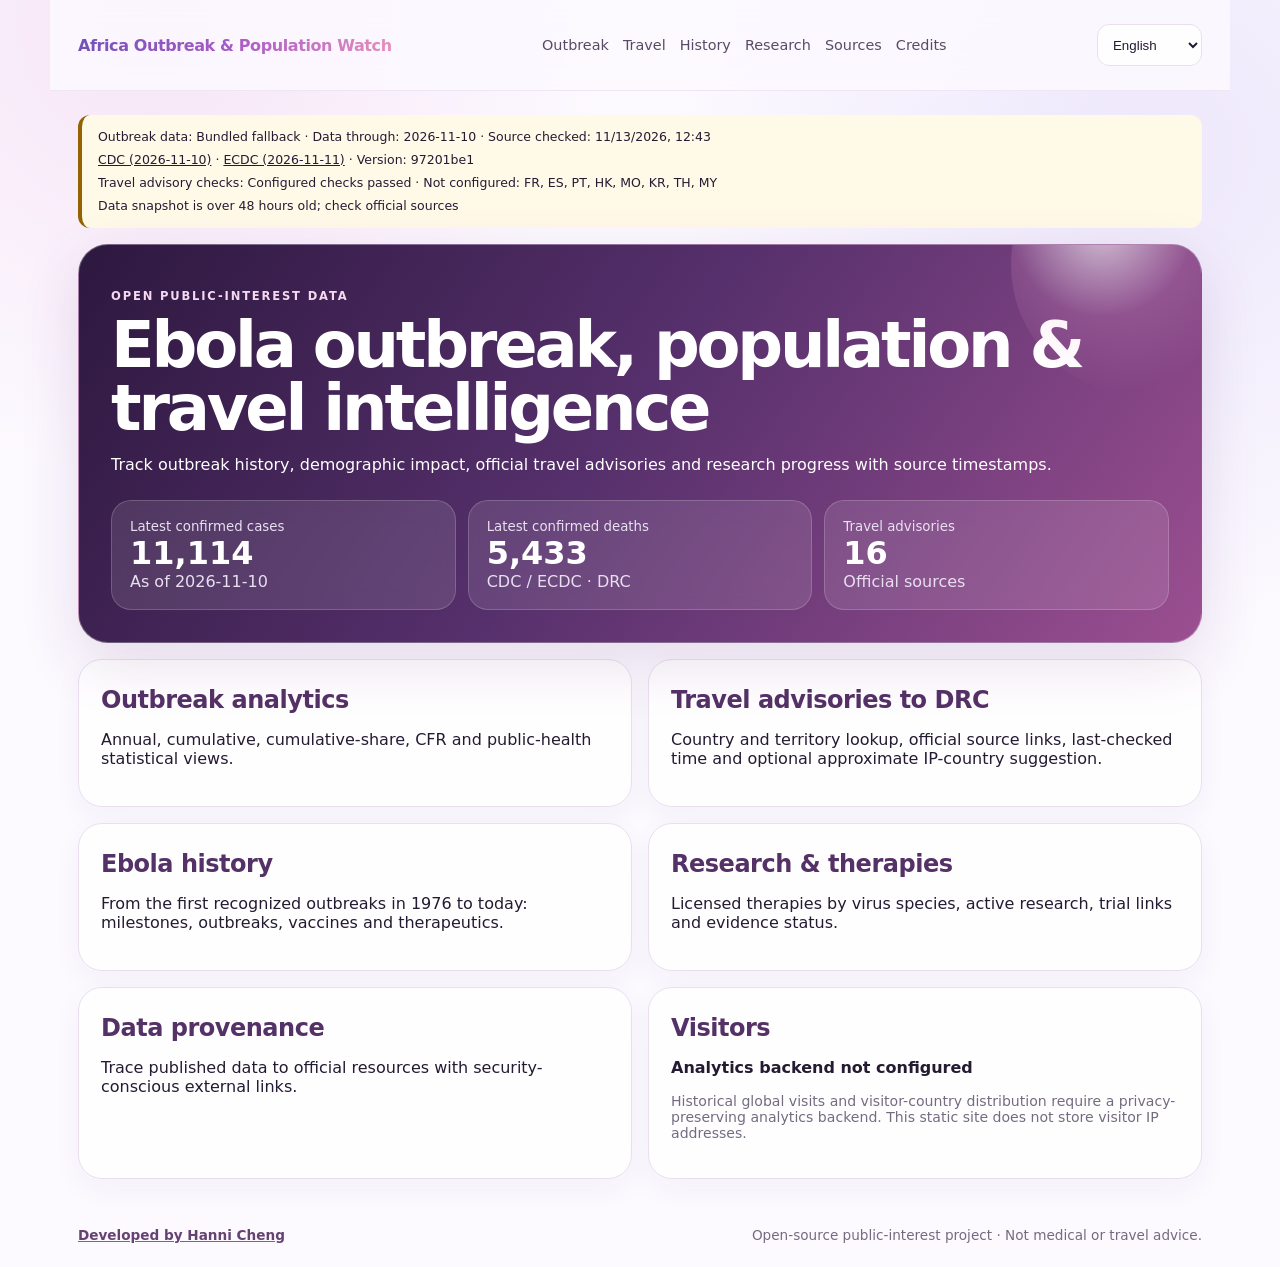
<file: index.html>
<!doctype html><html lang="zh-Hant"><head><meta charset="utf-8"><meta name="viewport" content="width=device-width,initial-scale=1"><meta name="referrer" content="no-referrer"><meta http-equiv="Content-Security-Policy" content="default-src 'self'; img-src 'self' data:; style-src 'self' 'unsafe-inline'; script-src 'self'; connect-src 'self' https://ipwho.is https://raw.githubusercontent.com; base-uri 'self'; form-action 'self'; frame-ancestors 'none'"><title>Africa Outbreak & Population Watch</title><link rel="stylesheet" href="assets/style.css"></head><body><header class="sitebar"><a class="brand" href="index.html">Africa Outbreak & Population Watch</a><nav><a href="pages/outbreak.html">Outbreak</a><a href="pages/advisories.html">Travel</a><a href="pages/history.html">History</a><a href="pages/research.html">Research</a><a href="pages/provenance.html">Sources</a><a href="pages/credits.html">Credits</a></nav><select id="lang" aria-label="Language"></select></header><main>
<section class="hero"><p class="eyebrow" data-i18n="hero_eyebrow">OPEN PUBLIC-INTEREST DATA</p><h1 data-i18n="hero_title">Ebola outbreak, population & travel intelligence</h1><p data-i18n="hero_sub">Track outbreak history, demographic impact, official travel advisories and research progress with source timestamps.</p><div class="kpis">
<article><small data-i18n="latest_cases">Latest confirmed cases</small><strong id="cases">—</strong><span id="date">Loading…</span></article>
<article><small data-i18n="latest_deaths">Latest confirmed deaths</small><strong id="deaths">—</strong><span>CDC / ECDC · DRC</span></article>
<article><small data-i18n="travel_advisories">Travel advisories</small><strong id="count">—</strong><span data-i18n="official_sources">Official sources</span></article>
</div></section>
<section class="cards">
<a class="feature" href="pages/outbreak.html"><h2 data-i18n="card_outbreak_title">Outbreak analytics</h2><p data-i18n="card_outbreak_desc">Annual, cumulative, cumulative share, CFR and public-health statistical views.</p></a>
<a class="feature" href="pages/advisories.html"><h2 data-i18n="card_travel_title">Travel advisories to DRC</h2><p data-i18n="card_travel_desc">Country selector, official source links, last-checked time and optional approximate IP-country suggestion.</p></a>
<a class="feature" href="pages/history.html"><h2 data-i18n="card_history_title">Ebola history</h2><p data-i18n="card_history_desc">From 1976 discovery to the current outbreak: major milestones, outbreaks, vaccines and therapeutics.</p></a>
<a class="feature" href="pages/research.html"><h2 data-i18n="card_research_title">Research & therapies</h2><p data-i18n="card_research_desc">Licensed therapies by virus species, active research, trial links and evidence status.</p></a>
<a class="feature" href="pages/provenance.html"><h2 data-i18n="card_sources_title">Data provenance</h2><p data-i18n="card_sources_desc">Trace every dataset to official resources with security-conscious outbound links.</p></a>
<div class="feature"><h2 data-i18n="card_visitors_title">Visitors</h2><p><strong id="visitorTotal" data-i18n="analytics_pending">Analytics backend not configured</strong></p><p class="muted" data-i18n="card_visitors_desc">Historical global visits and visitor-country distribution require a privacy-preserving analytics backend. No visitor IP is stored by this static site.</p></div>
</section></main><footer><a href="https://www.linkedin.com/in/honeycheng/" target="_blank" rel="noopener noreferrer"><strong data-i18n="developed_by">Developed by Hanni Cheng</strong></a><span data-i18n="footer_note">Open-source public-interest project · Not medical or travel advice.</span></footer><script src="assets/i18n.js"></script><script src="assets/data-client.js"></script><script src="assets/app.js"></script></body></html>
</file>
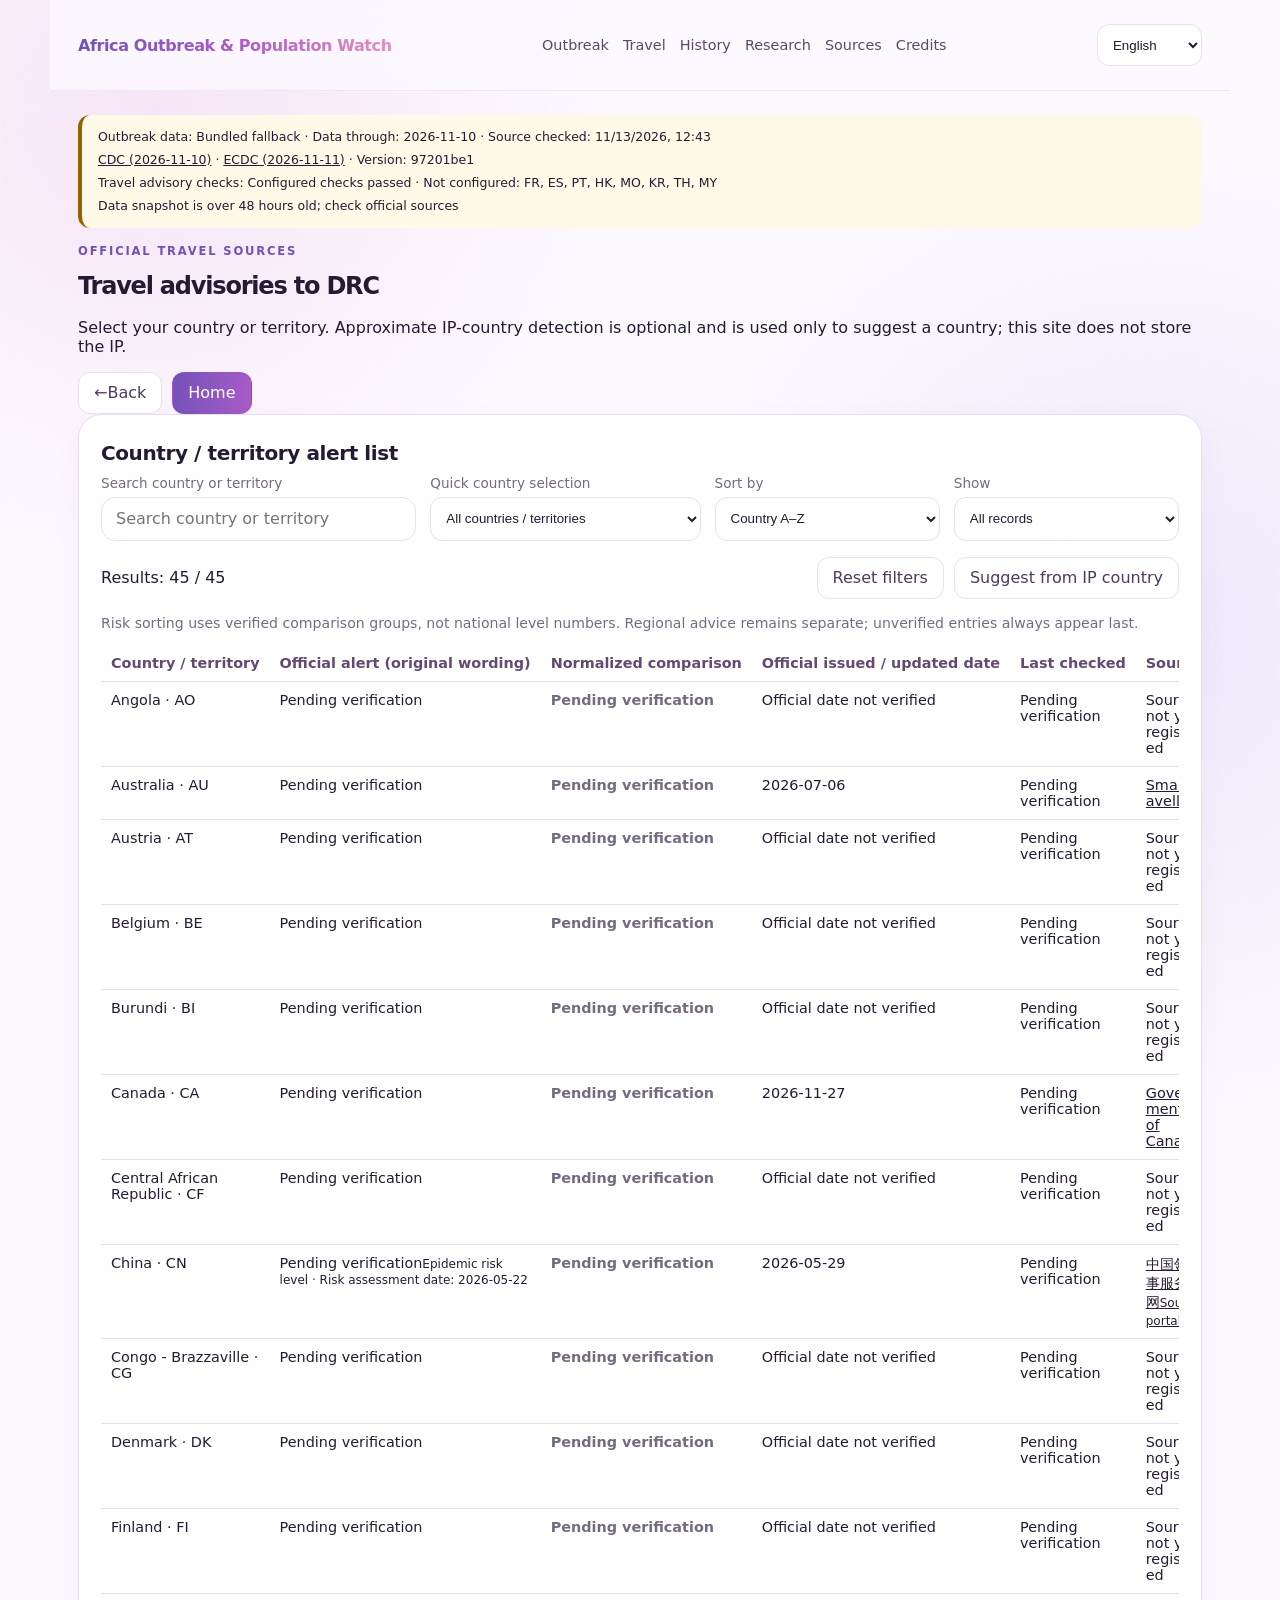
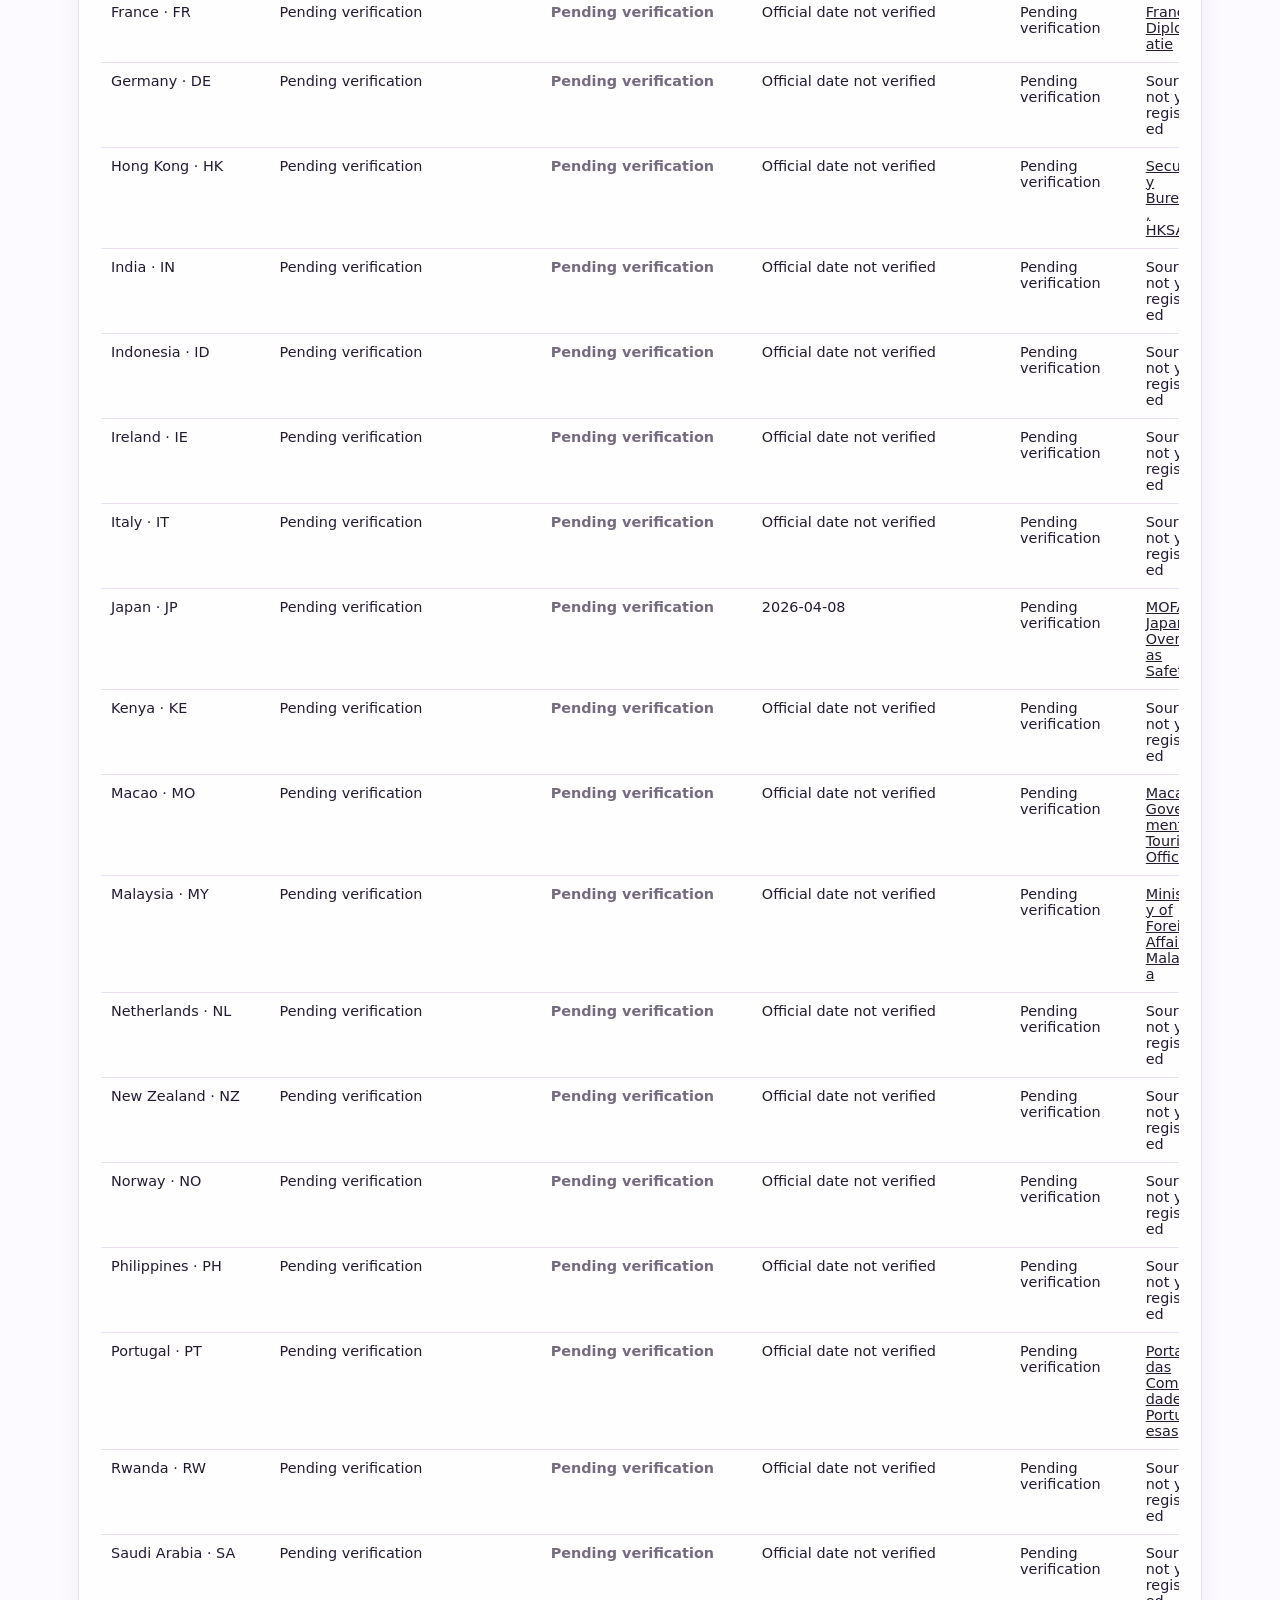
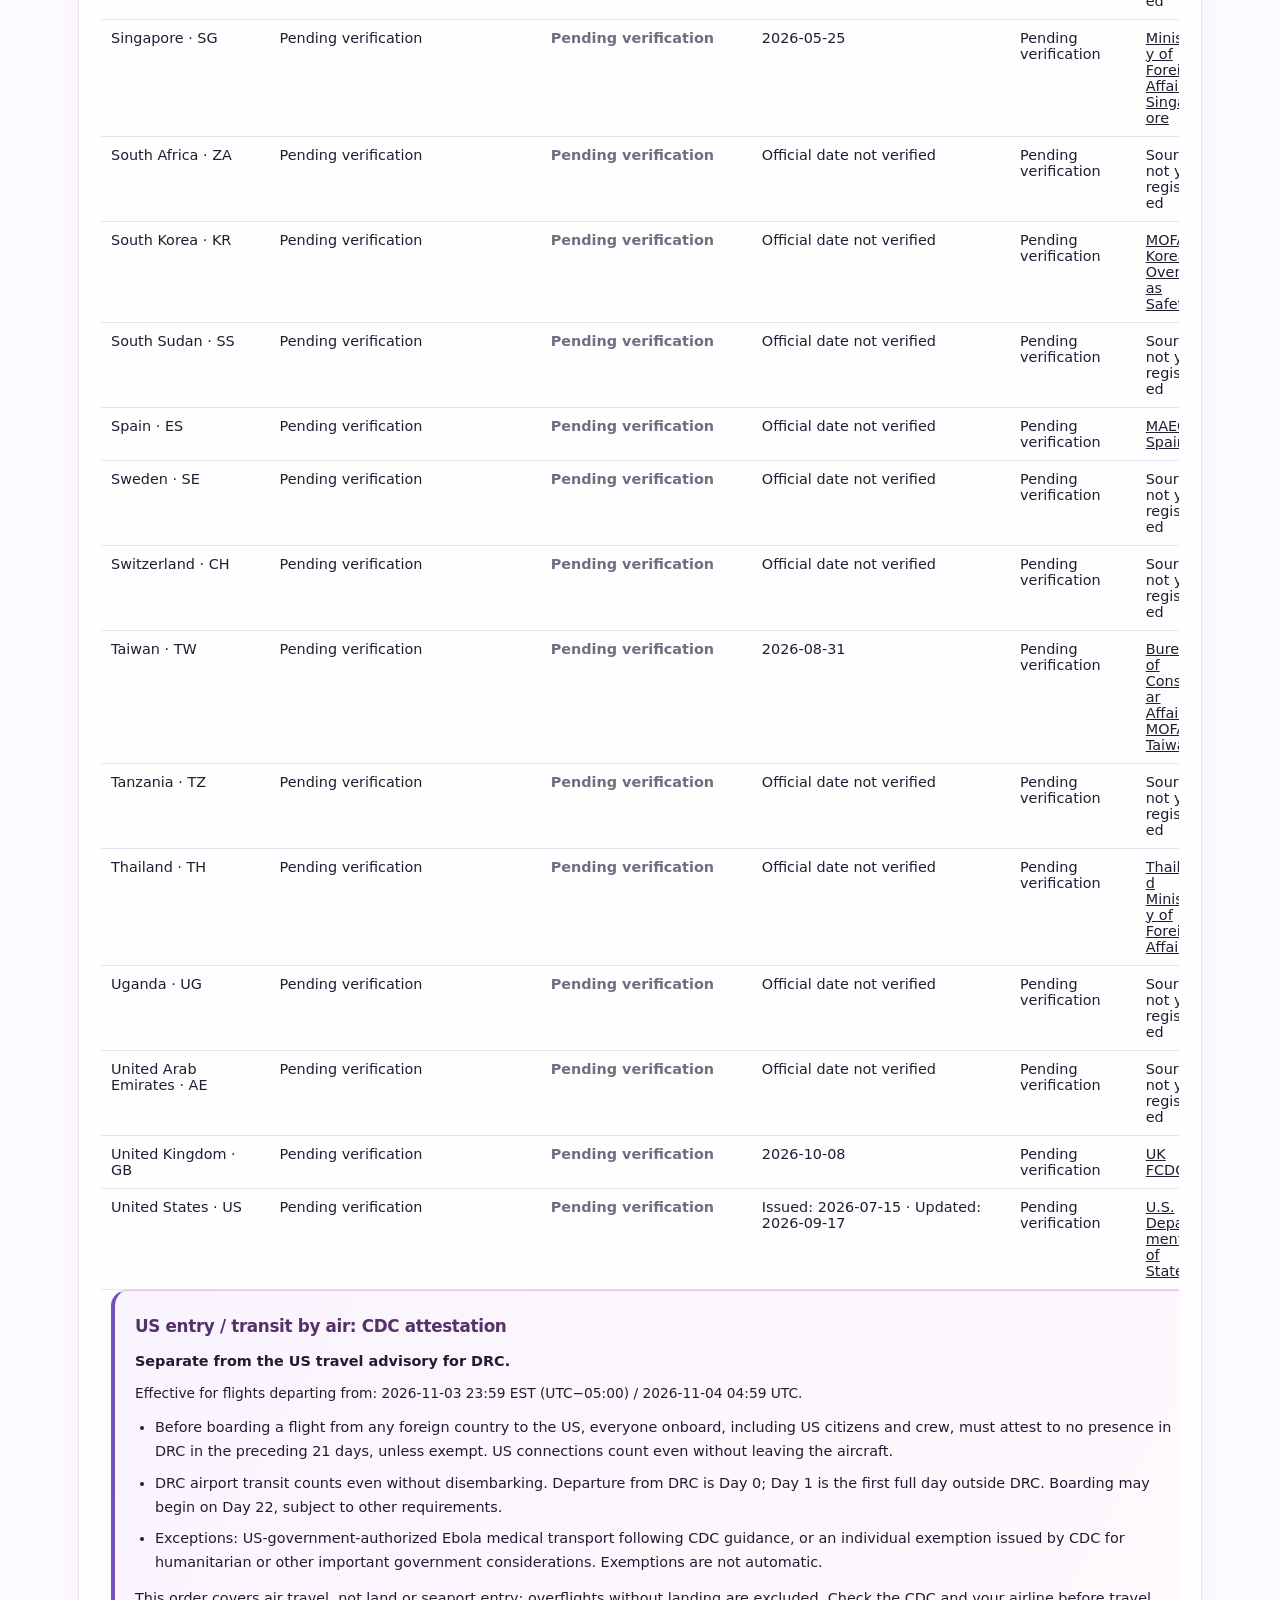
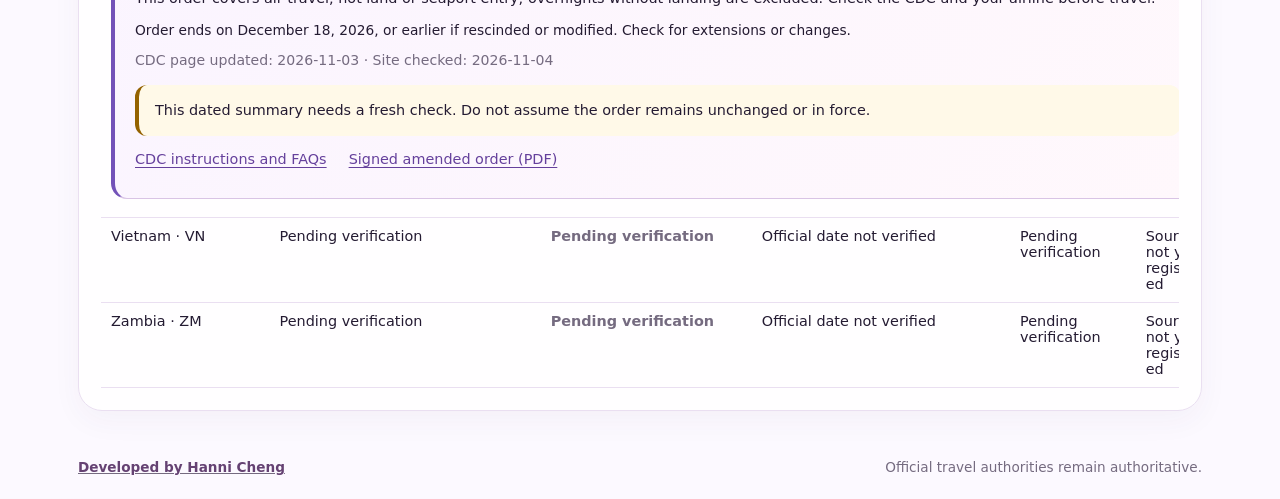
<file: pages/advisories.html>
<!doctype html><html lang="en"><head><meta charset="utf-8"><meta name="viewport" content="width=device-width,initial-scale=1"><meta name="referrer" content="no-referrer"><title>Travel Advisories · Africa Outbreak & Population Watch</title><link rel="stylesheet" href="../assets/style.css"></head><body class="advisories-page"><header class="sitebar"><a class="brand" href="../index.html">Africa Outbreak & Population Watch</a><nav><a href="outbreak.html">Outbreak</a><a href="advisories.html">Travel</a><a href="history.html">History</a><a href="research.html">Research</a><a href="provenance.html">Sources</a><a href="credits.html">Credits</a></nav><select id="lang" aria-label="Language"></select></header><main><div class="pagehead"><div><p class="eyebrow" data-i18n="travel_eyebrow">OFFICIAL TRAVEL SOURCES</p><h1 data-i18n="travel_title">Travel advisories to DRC</h1><p data-i18n="travel_intro">Select your country or territory. Approximate IP-country detection is optional and is used only to suggest a country; this site does not store the IP.</p></div><div class="backrow"><button class="btn" id="backBtn">← <span data-i18n="back">Back</span></button><a class="btn primary" href="../index.html" data-i18n="home">Home</a></div></div><section class="panel advisory-directory" aria-labelledby="advisoryListTitle"><h2 id="advisoryListTitle" data-i18n="list_title">Country / territory alert list</h2><div class="advisory-controls"><label for="countrySearch"><span data-i18n="search_country">Search country or territory</span><input id="countrySearch" class="searchbox" data-i18n-placeholder="search_country" placeholder="Search country or territory" autocomplete="off"></label><label for="quickCountry"><span data-i18n="quick_country">Quick country selection</span><select id="quickCountry"></select></label><label for="advisorySort"><span data-i18n="sort_by">Sort by</span><select id="advisorySort"><option value="name" data-i18n="sort_name">Country A–Z</option><option value="name-desc" data-i18n="sort_name_desc">Country Z–A</option><option value="risk-high" data-i18n="sort_risk_high">Risk: high to low</option><option value="risk-low" data-i18n="sort_risk_low">Risk: low to high</option><option value="source-date" data-i18n="sort_source_dates">Official update: newest first</option><option value="checked" data-i18n="sort_checked">Most recently verified</option></select></label><label for="advisoryStatus"><span data-i18n="filter_status">Show</span><select id="advisoryStatus"><option value="all" data-i18n="filter_all">All records</option><option value="verified" data-i18n="filter_verified">Verified alerts</option><option value="sources" data-i18n="filter_sources">With official source</option></select></label></div><div class="advisory-actions"><p id="advisoryCount" aria-live="polite"></p><button class="btn" id="resetFilters" data-i18n="reset_filters">Reset filters</button><button class="btn" id="detect"><span data-i18n="detect">Suggest from IP country</span></button></div><p class="muted" data-i18n="risk_note">Risk sorting uses verified comparison groups, not national level numbers. Regional advice remains separate; unverified entries always appear last.</p><div class="tablewrap"><table class="table advisory-table"><thead><tr><th data-i18n="country" scope="col">Country / territory</th><th data-i18n="official_level" scope="col">Official level</th><th data-i18n="normalized" scope="col">Normalized comparison</th><th data-i18n="source_dates" scope="col">Official issued / updated date</th><th data-i18n="last_checked" scope="col">Last checked</th><th data-i18n="source" scope="col">Source</th></tr></thead><tbody id="countryList"></tbody></table></div><p id="advisoryEmpty" class="notice" data-i18n="no_results" hidden>No matching countries.</p></section></main><footer><a href="https://www.linkedin.com/in/honeycheng/" target="_blank" rel="noopener noreferrer"><strong data-i18n="developed_by">Developed by Hanni Cheng</strong></a><span data-i18n="travel_footer">Official travel authorities remain authoritative.</span></footer><script src="../assets/i18n.js"></script><script src="../assets/data-client.js"></script><script src="../assets/advisory-labels.js"></script><script src="../assets/entry-requirements.js"></script><script src="../assets/advisories.js"></script></body></html>
</file>
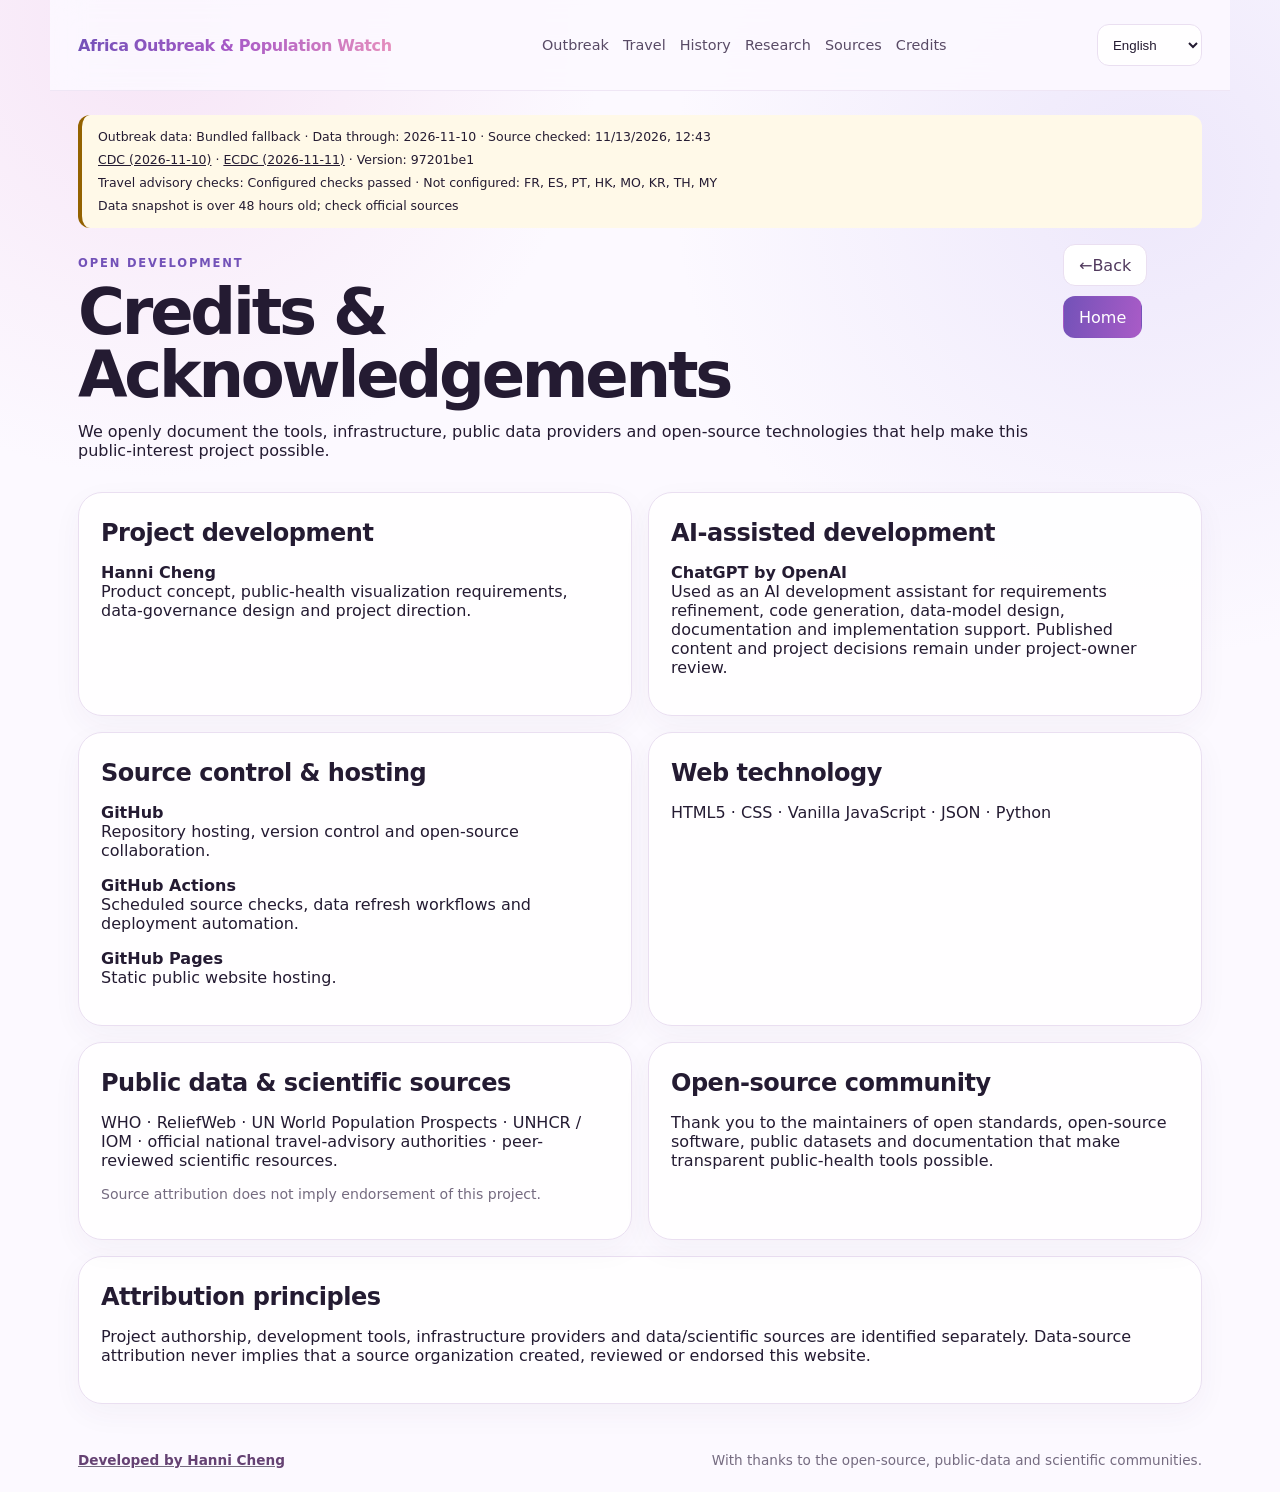
<file: pages/credits.html>
<!doctype html><html lang="en"><head><meta charset="utf-8"><meta name="viewport" content="width=device-width,initial-scale=1"><meta name="referrer" content="no-referrer"><title>Credits · Africa Outbreak & Population Watch</title><link rel="stylesheet" href="../assets/style.css"></head><body><header class="sitebar"><a class="brand" href="../index.html">Africa Outbreak & Population Watch</a><nav><a href="outbreak.html">Outbreak</a><a href="advisories.html">Travel</a><a href="history.html">History</a><a href="research.html">Research</a><a href="provenance.html">Sources</a><a href="credits.html">Credits</a></nav><select id="lang" aria-label="Language"></select></header><main><div class="pagehead"><div><p class="eyebrow" data-i18n="credits_eyebrow">OPEN DEVELOPMENT</p><h1 data-i18n="credits_title">Credits & Acknowledgements</h1><p data-i18n="credits_intro">We openly document the tools, infrastructure, public data providers and open-source technologies that help make this public-interest project possible.</p></div><div class="backrow"><button class="btn" id="backBtn">← <span data-i18n="back">Back</span></button><a class="btn primary" href="../index.html" data-i18n="home">Home</a></div></div><section class="grid2"><article class="panel"><h2 data-i18n="credits_project_title">Project development</h2><p><strong>Hanni Cheng</strong><br><span data-i18n="credits_project_desc">Product concept, public-health visualization requirements, data-governance design and project direction.</span></p></article><article class="panel"><h2 data-i18n="credits_ai_title">AI-assisted development</h2><p><strong>ChatGPT by OpenAI</strong><br><span data-i18n="credits_ai_desc">Used as an AI development assistant for requirements refinement, code generation, data-model design, documentation and implementation support. Published content and project decisions remain under project-owner review.</span></p></article><article class="panel"><h2 data-i18n="credits_host_title">Source control & hosting</h2><p><strong>GitHub</strong><br><span data-i18n="credits_git_desc">Repository hosting, version control and open-source collaboration.</span></p><p><strong>GitHub Actions</strong><br><span data-i18n="credits_actions_desc">Scheduled source checks, data refresh workflows and deployment automation.</span></p><p><strong>GitHub Pages</strong><br><span data-i18n="credits_pages_desc">Static public website hosting.</span></p></article><article class="panel"><h2 data-i18n="credits_web_title">Web technology</h2><p>HTML5 · CSS · Vanilla JavaScript · JSON · Python</p></article><article class="panel"><h2 data-i18n="credits_sources_title">Public data & scientific sources</h2><p>WHO · ReliefWeb · UN World Population Prospects · UNHCR / IOM · official national travel-advisory authorities · peer-reviewed scientific resources.</p><p class="muted" data-i18n="credits_sources_note">Source attribution does not imply endorsement of this project.</p></article><article class="panel"><h2 data-i18n="credits_community_title">Open-source community</h2><p data-i18n="credits_community_desc">Thank you to the maintainers of open standards, open-source software, public datasets and documentation that make transparent public-health tools possible.</p></article></section><section class="panel privacy"><h2 data-i18n="credits_attr_title">Attribution principles</h2><p data-i18n="credits_attr_desc">Project authorship, development tools, infrastructure providers and data/scientific sources are identified separately. Data-source attribution never implies that a source organization created, reviewed or endorsed this website.</p></section></main><footer><a href="https://www.linkedin.com/in/honeycheng/" target="_blank" rel="noopener noreferrer"><strong data-i18n="developed_by">Developed by Hanni Cheng</strong></a><span data-i18n="credits_footer">With thanks to the open-source, public-data and scientific communities.</span></footer><script src="../assets/i18n.js"></script><script src="../assets/data-client.js"></script><script>document.getElementById("backBtn").onclick=()=>history.back()</script><script src="../assets/data-health.js"></script></body></html>
</file>
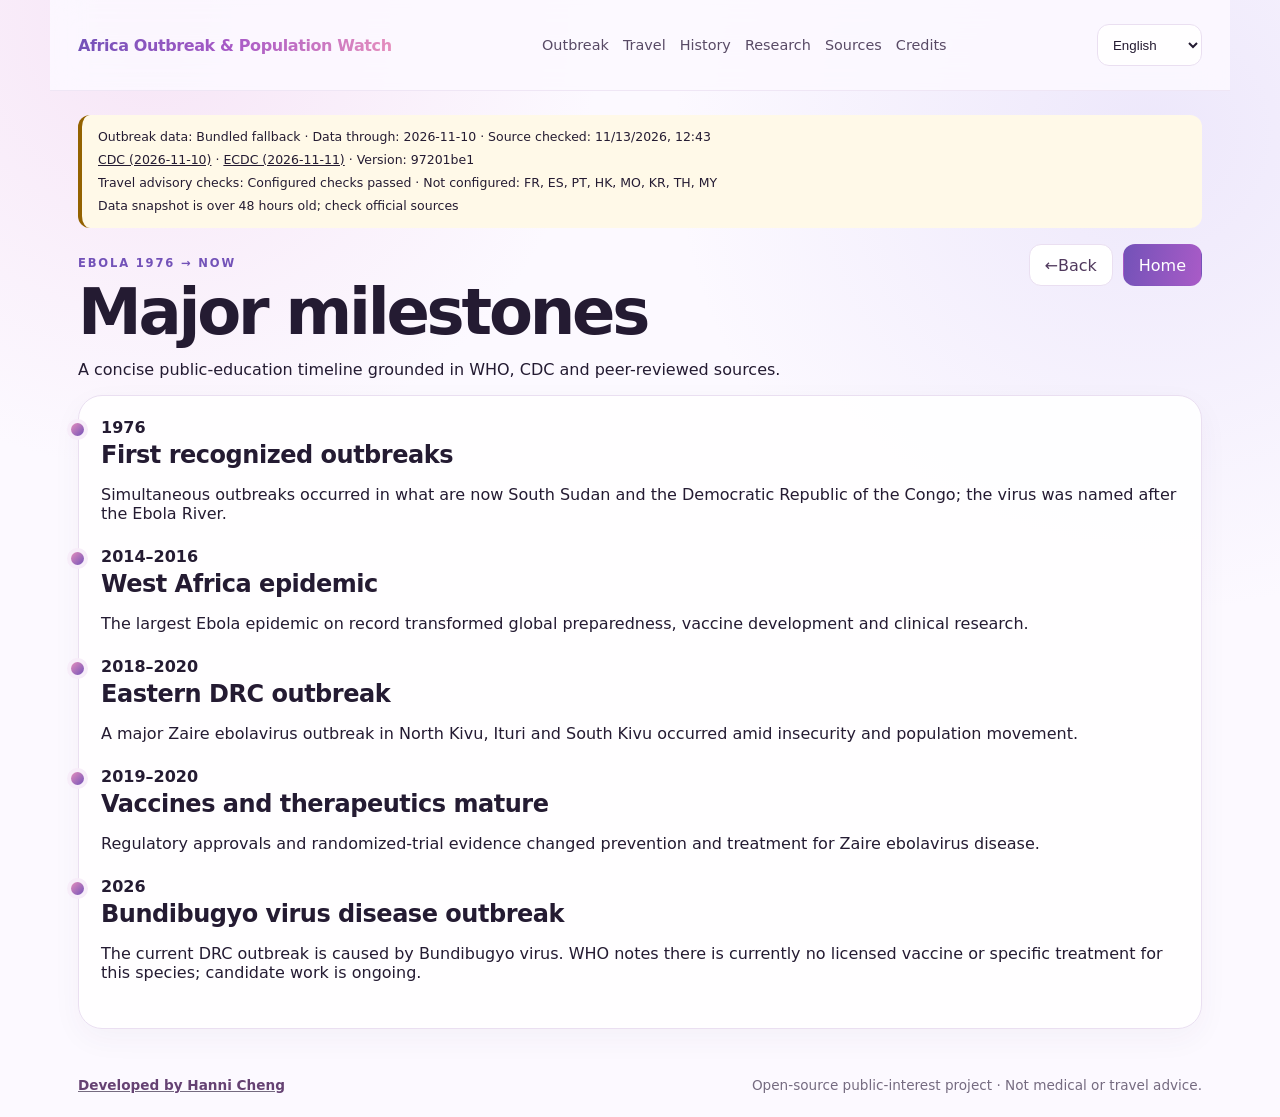
<file: pages/history.html>
<!doctype html><html lang="en"><head><meta charset="utf-8"><meta name="viewport" content="width=device-width,initial-scale=1"><meta name="referrer" content="no-referrer"><title>Ebola history · Africa Outbreak & Population Watch</title><link rel="stylesheet" href="../assets/style.css"></head><body><header class="sitebar"><a class="brand" href="../index.html">Africa Outbreak & Population Watch</a><nav><a href="outbreak.html">Outbreak</a><a href="advisories.html">Travel</a><a href="history.html">History</a><a href="research.html">Research</a><a href="provenance.html">Sources</a><a href="credits.html">Credits</a></nav><select id="lang" aria-label="Language"></select></header><main><div class="pagehead"><div><p class="eyebrow" data-i18n="history_eyebrow">EBOLA 1976 → NOW</p><h1 data-i18n="history_title">Major milestones</h1><p data-i18n="history_intro">A concise public-education timeline grounded in WHO, CDC and peer-reviewed sources.</p></div><div class="backrow"><button class="btn" id="backBtn">← <span data-i18n="back">Back</span></button><a class="btn primary" href="../index.html" data-i18n="home">Home</a></div></div><section class="panel timeline-list"><div class="milestone"><b>1976</b><h2 data-i18n="hist_1976_title">First recognized outbreaks</h2><p data-i18n="hist_1976_desc">Simultaneous outbreaks occurred in what are now South Sudan and the Democratic Republic of the Congo; the virus was named after the Ebola River.</p></div><div class="milestone"><b>2014–2016</b><h2 data-i18n="hist_2014_title">West Africa epidemic</h2><p data-i18n="hist_2014_desc">The largest Ebola epidemic on record transformed global preparedness, vaccine development and clinical research.</p></div><div class="milestone"><b>2018–2020</b><h2 data-i18n="hist_2018_title">Eastern DRC outbreak</h2><p data-i18n="hist_2018_desc">A major Zaire ebolavirus outbreak in North Kivu, Ituri and South Kivu occurred amid insecurity and population movement.</p></div><div class="milestone"><b>2019–2020</b><h2 data-i18n="hist_2019_title">Vaccines and therapeutics mature</h2><p data-i18n="hist_2019_desc">Regulatory approvals and randomized-trial evidence changed prevention and treatment for Zaire ebolavirus disease.</p></div><div class="milestone"><b>2026</b><h2 data-i18n="hist_2026_title">Bundibugyo virus disease outbreak</h2><p data-i18n="hist_2026_desc">The current DRC outbreak is caused by Bundibugyo virus. WHO notes there is currently no licensed vaccine or specific treatment for this species; candidate work is ongoing.</p></div></section></main><footer><a href="https://www.linkedin.com/in/honeycheng/" target="_blank" rel="noopener noreferrer"><strong data-i18n="developed_by">Developed by Hanni Cheng</strong></a><span data-i18n="footer_note">Open-source public-interest project · Not medical or travel advice.</span></footer><script src="../assets/i18n.js"></script><script src="../assets/data-client.js"></script><script>document.getElementById("backBtn").onclick=()=>history.back()</script><script src="../assets/data-health.js"></script></body></html>
</file>
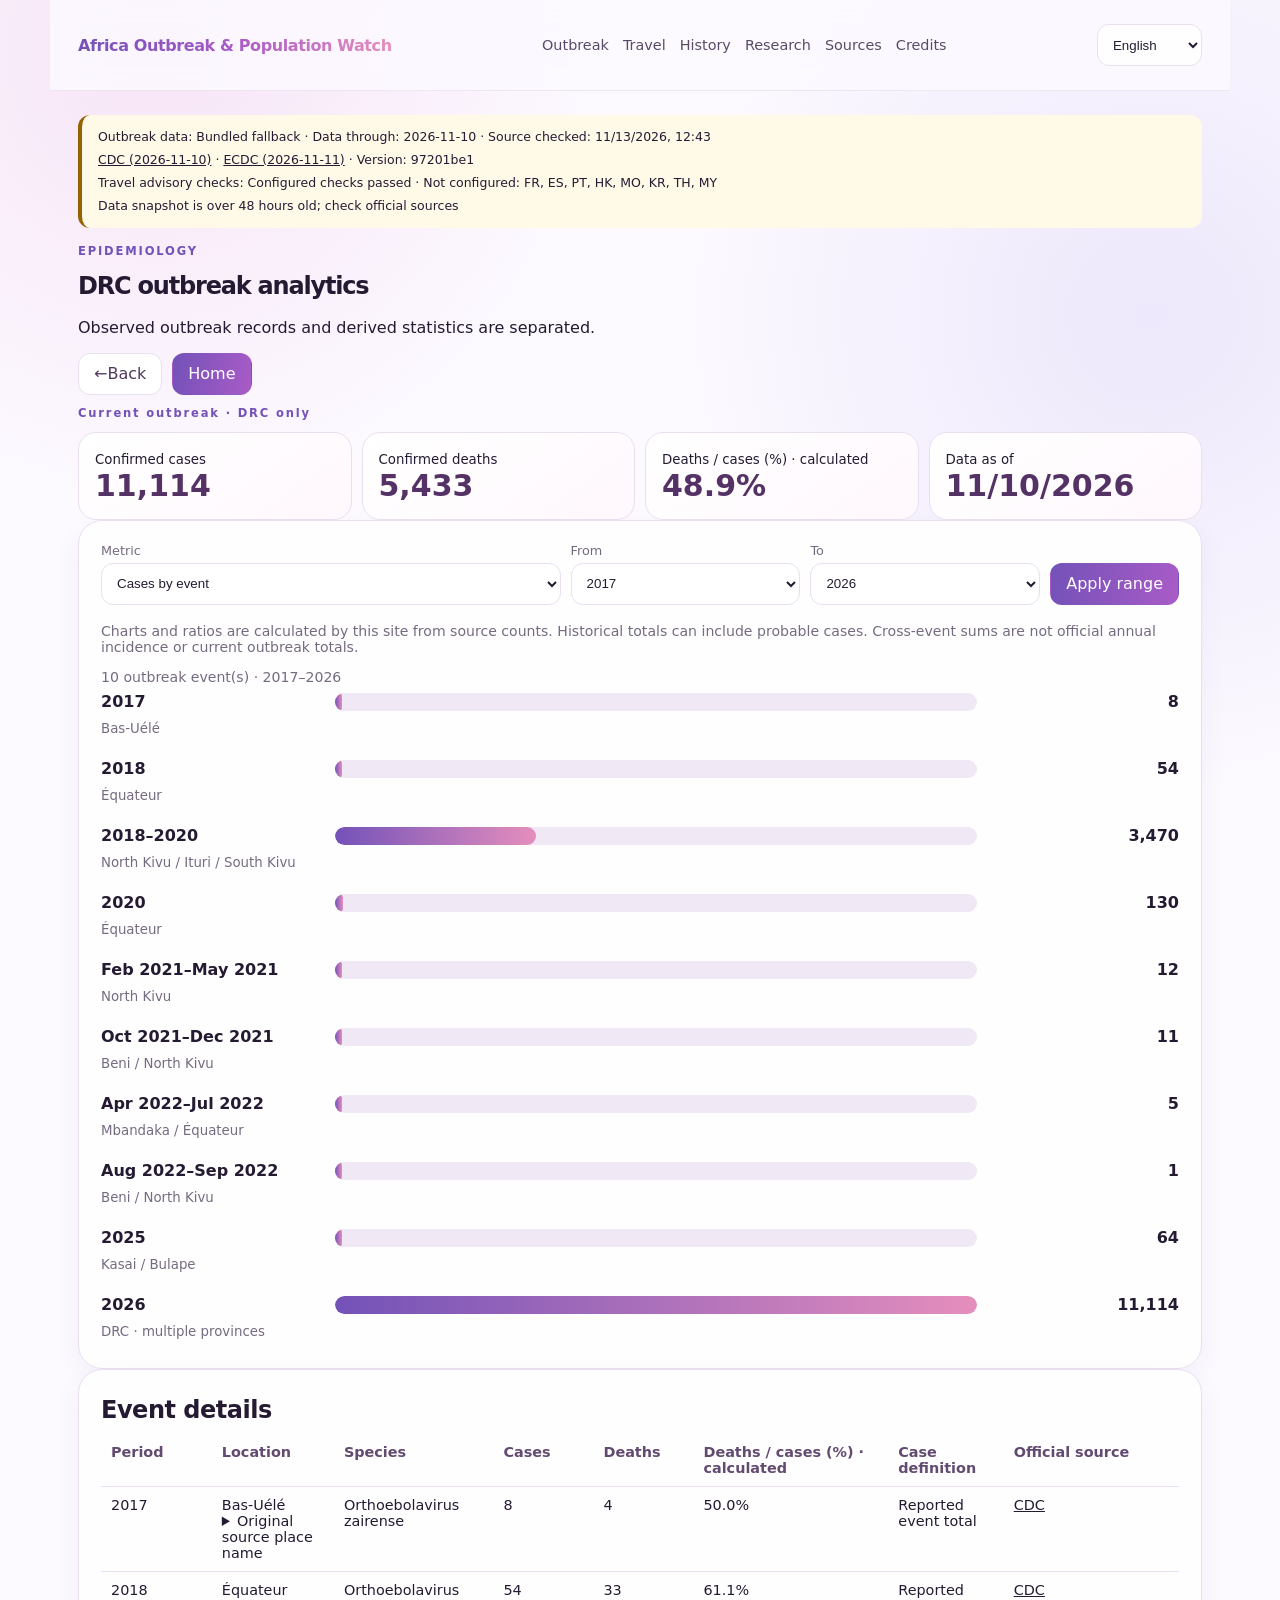
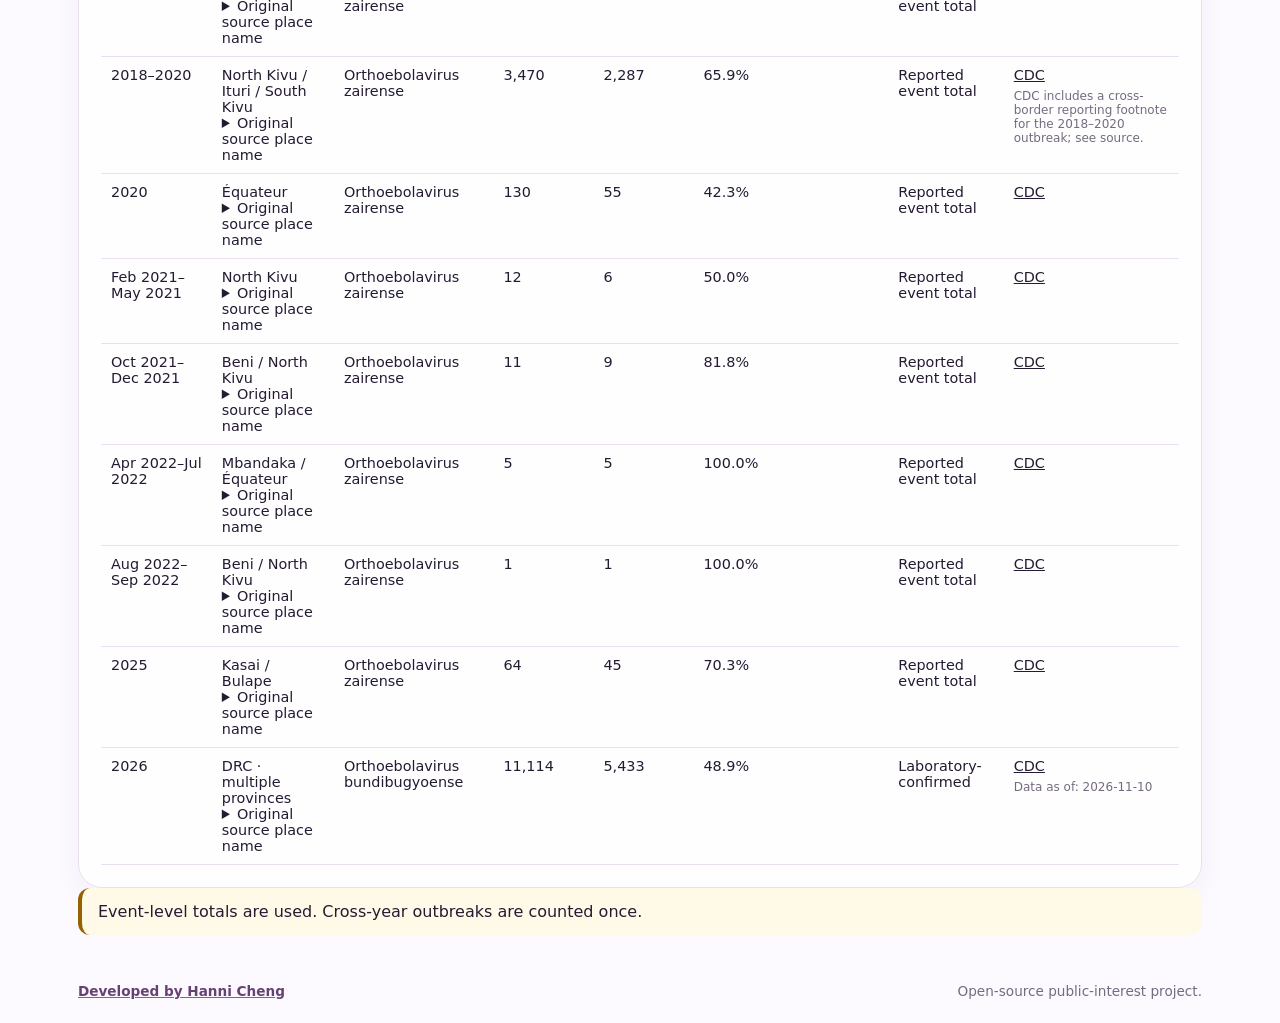
<file: pages/outbreak.html>
<!doctype html><html lang="en"><head><meta charset="utf-8"><meta name="viewport" content="width=device-width,initial-scale=1"><title>Outbreak Analytics · Africa Outbreak & Population Watch</title><link rel="stylesheet" href="../assets/style.css"></head><body class="outbreak-page"><header class="sitebar"><a class="brand" href="../index.html">Africa Outbreak & Population Watch</a><nav><a href="outbreak.html">Outbreak</a><a href="advisories.html">Travel</a><a href="history.html">History</a><a href="research.html">Research</a><a href="provenance.html">Sources</a><a href="credits.html">Credits</a></nav><select id="lang" aria-label="Language"></select></header><main><div class="pagehead"><div><p class="eyebrow" data-i18n="outbreak_eyebrow">EPIDEMIOLOGY</p><h1 data-i18n="outbreak_title">DRC outbreak analytics</h1><p data-i18n="outbreak_intro">Observed outbreak records and derived statistics are separated.</p></div><div class="backrow"><button class="btn" id="backBtn">← <span data-i18n="back">Back</span></button><a class="btn primary" href="../index.html" data-i18n="home">Home</a></div></div><p class="eyebrow" data-i18n="current_outbreak"></p><section class="statgrid"><div class="stat"><small data-i18n="confirmed_cases">Confirmed cases</small><strong id="cumCases">—</strong></div><div class="stat"><small data-i18n="confirmed_deaths">Confirmed deaths</small><strong id="cumDeaths">—</strong></div><div class="stat"><small data-i18n="computed_ratio">Deaths / cases (%) · calculated</small><strong id="overallCfr">—</strong></div><div class="stat"><small data-i18n="data_asof">Data as of</small><strong id="eventCount">—</strong></div></section><section class="panel"><div class="chartcontrols"><label><span data-i18n="metric">Metric</span><select id="view"><option value="cases" data-i18n="metric_cases">Cases</option><option value="deaths" data-i18n="metric_deaths">Deaths</option><option value="cumcases" data-i18n="metric_cumcases">Cumulative cases</option><option value="cumdeaths" data-i18n="metric_cumdeaths">Cumulative deaths</option><option value="share" data-i18n="metric_share">Cumulative case share</option><option value="cfr" data-i18n="computed_ratio">CFR</option></select></label><label><span data-i18n="from">From</span><select id="fromYear"></select></label><label><span data-i18n="to">To</span><select id="toYear"></select></label><button id="applyRange" class="btn primary" data-i18n="apply">Apply range</button></div><p class="muted" data-i18n="calculation_note"></p><div id="mobileSummary" class="muted"></div><div id="chart" class="mobilechart"></div></section><section class="panel"><h2 data-i18n="event_details">Event details</h2><div class="tablewrap"><table class="table"><thead><tr><th data-i18n="period">Period</th><th data-i18n="location">Location</th><th data-i18n="species">Species</th><th data-i18n="cases">Cases</th><th data-i18n="deaths">Deaths</th><th data-i18n="computed_ratio">Deaths / cases (%) · calculated</th><th data-i18n="case_basis"></th><th data-i18n="source_link"></th></tr></thead><tbody id="tbody"></tbody></table></div></section><div class="notice" data-i18n="outbreak_notice">Event-level totals are used. Cross-year outbreaks are counted once.</div></main><footer><a href="https://www.linkedin.com/in/honeycheng/" target="_blank" rel="noopener noreferrer"><strong data-i18n="developed_by">Developed by Hanni Cheng</strong></a><span data-i18n="footer_note_short">Open-source public-interest project.</span></footer><script src="../assets/i18n.js"></script><script src="../assets/outbreak-labels.js"></script><script src="../assets/data-client.js"></script><script src="../assets/outbreak.js"></script></body></html>
</file>
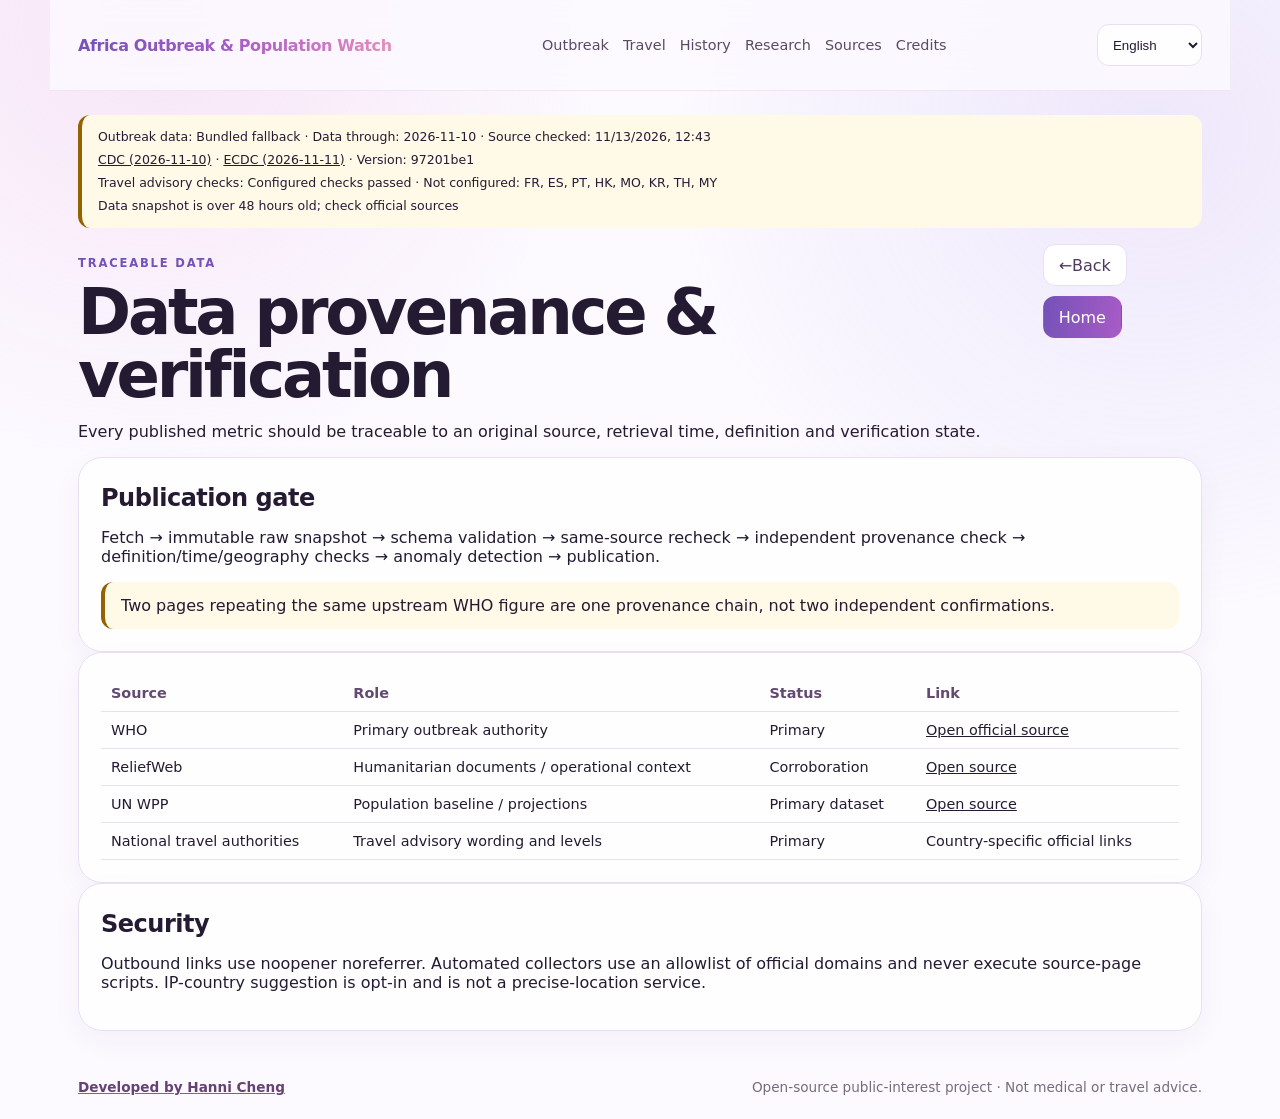
<file: pages/provenance.html>
<!doctype html><html lang="en"><head><meta charset="utf-8"><meta name="viewport" content="width=device-width,initial-scale=1"><meta name="referrer" content="no-referrer"><title>Data provenance · Africa Outbreak & Population Watch</title><link rel="stylesheet" href="../assets/style.css"></head><body><header class="sitebar"><a class="brand" href="../index.html">Africa Outbreak & Population Watch</a><nav><a href="outbreak.html">Outbreak</a><a href="advisories.html">Travel</a><a href="history.html">History</a><a href="research.html">Research</a><a href="provenance.html">Sources</a><a href="credits.html">Credits</a></nav><select id="lang" aria-label="Language"></select></header><main><div class="pagehead"><div><p class="eyebrow" data-i18n="prov_eyebrow">TRACEABLE DATA</p><h1 data-i18n="prov_title">Data provenance & verification</h1><p data-i18n="prov_intro">Every published metric should be traceable to an original source, retrieval time, definition and verification state.</p></div><div class="backrow"><button class="btn" id="backBtn">← <span data-i18n="back">Back</span></button><a class="btn primary" href="../index.html" data-i18n="home">Home</a></div></div><section class="panel"><h2 data-i18n="prov_gate_title">Publication gate</h2><p data-i18n="prov_gate_desc">Fetch → immutable raw snapshot → schema validation → same-source recheck → independent provenance check → definition/time/geography checks → anomaly detection → publication.</p><div class="notice" data-i18n="prov_chain_notice">Two pages repeating the same upstream WHO figure are one provenance chain, not two independent confirmations.</div></section><section class="panel tablewrap"><table class="table"><thead><tr><th data-i18n="source">Source</th><th data-i18n="prov_role">Role</th><th data-i18n="prov_status">Status</th><th data-i18n="prov_link">Link</th></tr></thead><tbody><tr><td>WHO</td><td data-i18n="prov_who_role">Primary outbreak authority</td><td data-i18n="prov_primary">Primary</td><td><a href="https://www.who.int/emergencies/situations/ebola-outbreak---drc-2026" target="_blank" rel="noopener noreferrer" data-i18n="prov_open_official">Open official source</a></td></tr><tr><td>ReliefWeb</td><td data-i18n="prov_rw_role">Humanitarian documents / operational context</td><td data-i18n="prov_corroboration">Corroboration</td><td><a href="https://reliefweb.int/" target="_blank" rel="noopener noreferrer" data-i18n="prov_open_source">Open source</a></td></tr><tr><td>UN WPP</td><td data-i18n="prov_un_role">Population baseline / projections</td><td data-i18n="prov_primary_dataset">Primary dataset</td><td><a href="https://www.un.org/development/desa/pd/world-population-prospects" target="_blank" rel="noopener noreferrer" data-i18n="prov_open_source">Open source</a></td></tr><tr><td data-i18n="prov_travel_authorities">National travel authorities</td><td data-i18n="prov_travel_role">Travel advisory wording and levels</td><td data-i18n="prov_primary">Primary</td><td data-i18n="prov_country_links">Country-specific official links</td></tr></tbody></table></section><section class="panel"><h2 data-i18n="prov_security_title">Security</h2><p data-i18n="prov_security_desc">Outbound links use noopener noreferrer. Automated collectors use an allowlist of official domains and never execute source-page scripts. IP-country suggestion is opt-in and is not a precise-location service.</p></section></main><footer><a href="https://www.linkedin.com/in/honeycheng/" target="_blank" rel="noopener noreferrer"><strong data-i18n="developed_by">Developed by Hanni Cheng</strong></a><span data-i18n="footer_note">Open-source public-interest project · Not medical or travel advice.</span></footer><script src="../assets/i18n.js"></script><script src="../assets/data-client.js"></script><script>document.getElementById("backBtn").onclick=()=>history.back()</script><script src="../assets/data-health.js"></script></body></html>
</file>
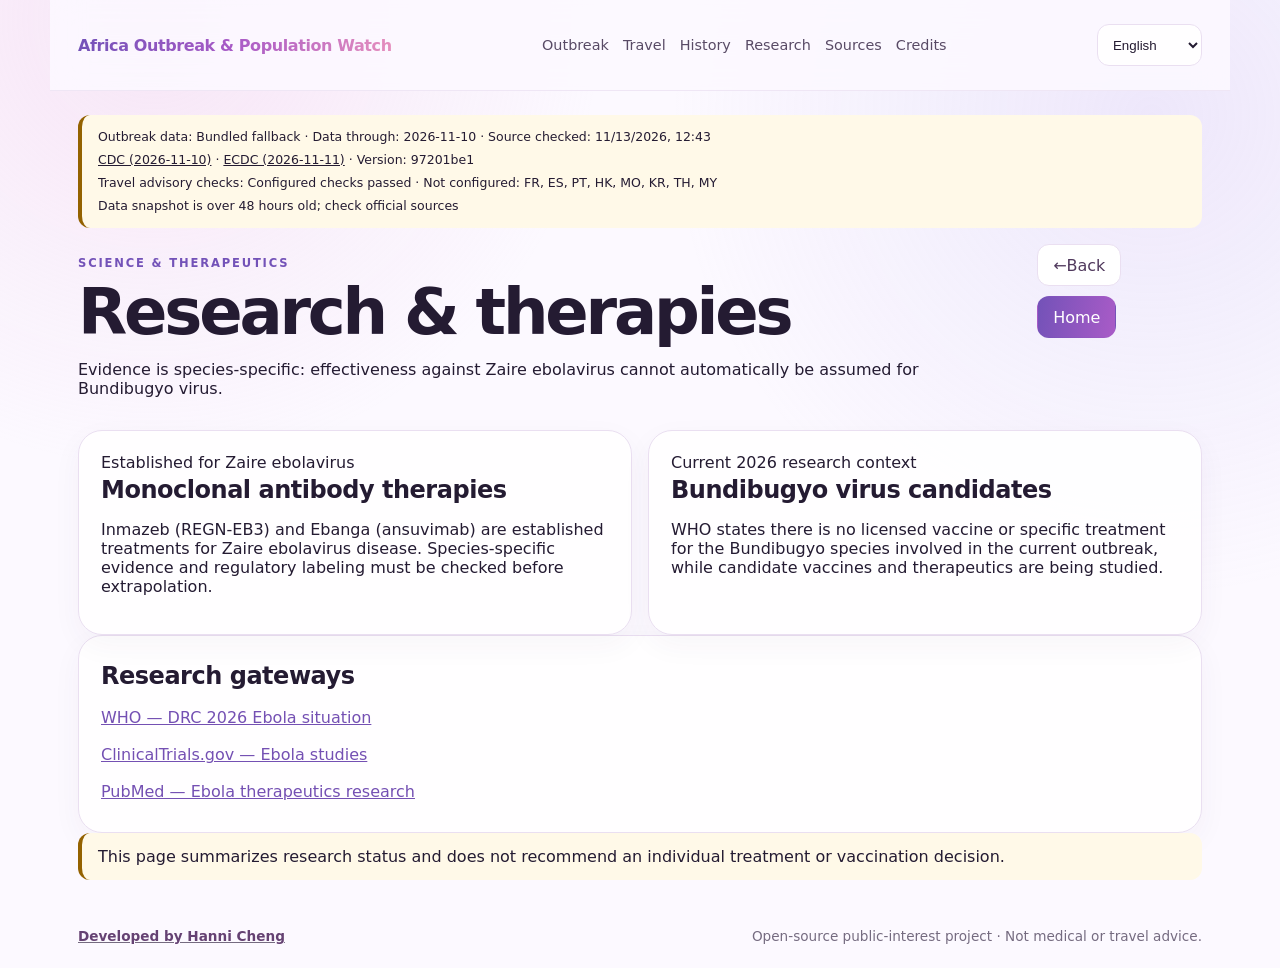
<file: pages/research.html>
<!doctype html><html lang="en"><head><meta charset="utf-8"><meta name="viewport" content="width=device-width,initial-scale=1"><meta name="referrer" content="no-referrer"><title>Research & therapies · Africa Outbreak & Population Watch</title><link rel="stylesheet" href="../assets/style.css"></head><body><header class="sitebar"><a class="brand" href="../index.html">Africa Outbreak & Population Watch</a><nav><a href="outbreak.html">Outbreak</a><a href="advisories.html">Travel</a><a href="history.html">History</a><a href="research.html">Research</a><a href="provenance.html">Sources</a><a href="credits.html">Credits</a></nav><select id="lang" aria-label="Language"></select></header><main><div class="pagehead"><div><p class="eyebrow" data-i18n="research_eyebrow">SCIENCE & THERAPEUTICS</p><h1 data-i18n="research_title">Research & therapies</h1><p data-i18n="research_intro">Evidence is species-specific: effectiveness against Zaire ebolavirus cannot automatically be assumed for Bundibugyo virus.</p></div><div class="backrow"><button class="btn" id="backBtn">← <span data-i18n="back">Back</span></button><a class="btn primary" href="../index.html" data-i18n="home">Home</a></div></div><section class="grid2"><article class="panel"><span class="verify" data-i18n="research_established">Established for Zaire ebolavirus</span><h2 data-i18n="research_mab_title">Monoclonal antibody therapies</h2><p data-i18n="research_mab_desc">Inmazeb (REGN-EB3) and Ebanga (ansuvimab) are established treatments for Zaire ebolavirus disease. Species-specific evidence and regulatory labeling must be checked before extrapolation.</p></article><article class="panel"><span class="pending" data-i18n="research_current">Current 2026 research context</span><h2 data-i18n="research_bdbv_title">Bundibugyo virus candidates</h2><p data-i18n="research_bdbv_desc">WHO states there is no licensed vaccine or specific treatment for the Bundibugyo species involved in the current outbreak, while candidate vaccines and therapeutics are being studied.</p></article></section><section class="panel linklist"><h2 data-i18n="research_gateways">Research gateways</h2><a href="https://www.who.int/emergencies/situations/ebola-outbreak---drc-2026" target="_blank" rel="noopener noreferrer">WHO — DRC 2026 Ebola situation</a><a href="https://clinicaltrials.gov/search?cond=Ebola" target="_blank" rel="noopener noreferrer">ClinicalTrials.gov — Ebola studies</a><a href="https://pubmed.ncbi.nlm.nih.gov/?term=Ebola+therapeutics" target="_blank" rel="noopener noreferrer">PubMed — Ebola therapeutics research</a></section><div class="notice" data-i18n="research_notice">This page summarizes research status and does not recommend an individual treatment or vaccination decision.</div></main><footer><a href="https://www.linkedin.com/in/honeycheng/" target="_blank" rel="noopener noreferrer"><strong data-i18n="developed_by">Developed by Hanni Cheng</strong></a><span data-i18n="footer_note">Open-source public-interest project · Not medical or travel advice.</span></footer><script src="../assets/i18n.js"></script><script src="../assets/data-client.js"></script><script>document.getElementById("backBtn").onclick=()=>history.back()</script><script src="../assets/data-health.js"></script></body></html>
</file>
<file: assets/style.css>
:root{font-family:Inter,"Noto Sans TC","Noto Sans SC",system-ui,-apple-system,sans-serif;color:#241b32;background:#fcf9ff;--ink:#241b32;--muted:#756b80;--line:#eadff1;--dark:#2c173d;--card:rgba(255,255,255,.92);--pipi:#a95bc7;--pipi2:#e58ebd;--pipi3:#7352b8;--pearl:#fff4fb;--risk-red:#b42318;--risk-orange:#b54708;--risk-yellow:#946200;--risk-green:#157f61}*{box-sizing:border-box}body{margin:0;background:radial-gradient(circle at 12% 2%,rgba(236,190,229,.34),transparent 28rem),radial-gradient(circle at 90% 12%,rgba(190,176,238,.24),transparent 30rem),#fcf9ff}a{color:inherit}.sitebar,main,footer{max-width:1180px;margin:auto;padding:24px 28px}.sitebar{display:flex;gap:18px;align-items:center;justify-content:space-between;position:sticky;top:0;background:rgba(252,249,255,.88);backdrop-filter:blur(16px);z-index:5;border-bottom:1px solid rgba(234,223,241,.72)}.brand{font-weight:850;text-decoration:none;letter-spacing:-.025em;background:linear-gradient(90deg,var(--pipi3),var(--pipi),var(--pipi2));-webkit-background-clip:text;color:transparent}.sitebar nav{display:flex;gap:14px;flex-wrap:wrap}.sitebar nav a{text-decoration:none;font-size:.9rem;color:#594b66}.sitebar nav a:hover{color:var(--pipi3)}.sitebar select,select{min-height:42px;border:1px solid var(--line);border-radius:12px;background:rgba(255,255,255,.9);padding:0 11px;color:var(--ink)}h1{font-size:clamp(2rem,5vw,4rem);line-height:.98;margin:.3rem 0 1rem;letter-spacing:-.05em}h2,h3{margin:.25rem 0 .6rem;letter-spacing:-.02em}.eyebrow{font-size:.72rem;font-weight:850;letter-spacing:.16em;color:var(--pipi3)}.hero{position:relative;overflow:hidden;background:linear-gradient(125deg,#2d183f 0%,#56306c 48%,#9b4f91 100%);color:#fff;border-radius:30px;padding:32px;border:1px solid rgba(255,255,255,.3);box-shadow:0 20px 60px rgba(91,46,111,.14)}.hero:after{content:"";position:absolute;width:260px;height:260px;border-radius:50%;right:-70px;top:-110px;background:radial-gradient(circle at 35% 35%,rgba(255,255,255,.68),rgba(242,173,221,.16) 38%,transparent 70%);pointer-events:none}.hero .eyebrow{color:#f6d9f0}.kpis{display:grid;grid-template-columns:repeat(3,1fr);gap:12px;margin-top:26px;position:relative;z-index:1}.kpis article{background:rgba(255,255,255,.11);border:1px solid rgba(255,255,255,.18);backdrop-filter:blur(10px);padding:18px;border-radius:20px}.kpis small,.kpis span{display:block;color:#eadff1}.kpis strong{font-size:2rem;display:block}.cards,.grid2{display:grid;grid-template-columns:repeat(2,minmax(0,1fr));gap:16px;margin-top:16px}.feature,.panel{background:var(--card);border:1px solid var(--line);border-radius:24px;padding:22px;text-decoration:none;box-shadow:0 10px 30px rgba(80,45,100,.045)}.feature{transition:transform .18s ease,border-color .18s ease,box-shadow .18s ease}.feature:hover{border-color:#d9b6e6;transform:translateY(-2px);box-shadow:0 16px 34px rgba(101,54,120,.09)}.feature h2{color:#543166}.muted,.note{color:var(--muted);font-size:.88rem}.pagehead{display:flex;justify-content:space-between;align-items:flex-start;gap:18px}.backrow{display:flex;gap:10px;flex-wrap:wrap}.btn{display:inline-flex;align-items:center;min-height:42px;padding:0 15px;border-radius:12px;border:1px solid var(--line);background:#fff;text-decoration:none;font:inherit;color:#50395d}.btn.primary{border-color:transparent;background:linear-gradient(100deg,var(--pipi3),var(--pipi));color:#fff}.grid{display:grid;grid-template-columns:2fr 1fr;gap:16px;margin-top:16px}.wide{grid-row:span 2}.bars{display:flex;align-items:end;gap:8px;height:330px;padding-top:35px;overflow-x:auto}.bw{min-width:48px;flex:1;text-align:center}.bar{background:linear-gradient(180deg,var(--pipi2),var(--pipi3));border-radius:9px 9px 3px 3px;min-height:3px;position:relative}.bar span{position:absolute;top:-20px;left:50%;transform:translateX(-50%);font-size:.68rem;color:#4e3b59}.bw small{display:block;margin-top:7px;color:var(--muted)}.adv,.source,.row{padding:11px 0;border-bottom:1px solid #f0e8f4}.statgrid{display:grid;grid-template-columns:repeat(4,1fr);gap:10px}.stat{background:linear-gradient(145deg,#fff,#fff8fd);border:1px solid var(--line);border-radius:18px;padding:16px}.stat strong{display:block;font-size:1.45rem;color:#553265}.tablewrap{overflow-x:auto}.table{width:100%;border-collapse:collapse}.table th,.table td{padding:10px;border-bottom:1px solid var(--line);text-align:left;font-size:.9rem;vertical-align:top}.table th{color:#624a70}.timeline{border-left:3px solid #dfc9e8;margin-left:8px;padding-left:22px}.milestone{position:relative;margin:0 0 24px}.milestone:before{content:"";position:absolute;width:13px;height:13px;border-radius:50%;background:linear-gradient(135deg,var(--pipi2),var(--pipi3));left:-30px;top:5px;box-shadow:0 0 0 4px #f7edf9}.linklist a{display:block;padding:9px 0;color:#7450b3}.notice{border-left:4px solid var(--risk-yellow);background:#fff9e8;padding:14px 16px;border-radius:12px}.privacy{margin-top:16px}code{background:#f5eef8;padding:2px 5px;border-radius:5px}footer{display:flex;justify-content:space-between;gap:16px;color:#756b80;font-size:.85rem}footer strong{color:#654273}@media(max-width:800px){.sitebar{position:static;align-items:flex-start;flex-direction:column}.grid,.cards,.grid2,.kpis,.statgrid{grid-template-columns:1fr}.wide{grid-row:auto}.pagehead{flex-direction:column}footer{flex-direction:column}}
.searchbox{width:100%;min-height:48px;margin:8px 0 10px;border:1px solid var(--line);border-radius:14px;padding:0 14px;font:inherit;background:#fff}.countrylist{display:grid;grid-template-columns:repeat(3,minmax(0,1fr));gap:8px;max-height:290px;overflow:auto;margin:0 0 12px}.countryitem{min-height:52px;text-align:left;border:1px solid var(--line);border-radius:13px;background:#fff;padding:8px 10px;color:var(--ink)}.countryitem span,.countryitem small{display:block}.countryitem small{color:var(--muted);margin-top:2px}.countryitem.active{border-color:var(--pipi);background:#fff6fc}.chartcontrols{display:grid;grid-template-columns:2fr 1fr 1fr auto;gap:10px;align-items:end;margin-bottom:18px}.chartcontrols label span{display:block;font-size:.8rem;color:var(--muted);margin-bottom:5px}.chartcontrols select{width:100%}.mobilechart{display:grid;gap:9px}.chartrow{display:grid;grid-template-columns:minmax(72px,.7fr) 2fr minmax(65px,.6fr);grid-template-areas:"label track value" "sub sub sub";align-items:center;gap:10px;width:100%;border:0;background:transparent;padding:7px 0;text-align:left;color:var(--ink)}.chartlabel{grid-area:label;font-weight:700}.track{grid-area:track;height:18px;border-radius:999px;background:#f0e8f4;overflow:hidden}.fill{display:block;height:100%;border-radius:999px;background:linear-gradient(90deg,var(--pipi3),var(--pipi2))}.chartrow strong{grid-area:value;text-align:right}.chartrow small{grid-area:sub;color:var(--muted);padding-left:calc(0px)}@media(max-width:800px){.countrylist{grid-template-columns:1fr;max-height:250px}.chartcontrols{grid-template-columns:1fr 1fr}.chartcontrols label:first-child{grid-column:1/-1}.chartcontrols .btn{grid-column:1/-1;justify-content:center}.mobilechart{margin-top:12px}.chartrow{grid-template-columns:70px minmax(90px,1fr) 72px;gap:7px}.chartrow small{font-size:.72rem}.stat strong{overflow-wrap:anywhere}.sitebar nav{gap:10px}.sitebar nav a{font-size:.88rem}}
.advisory-controls{display:grid;grid-template-columns:1.4fr 1.2fr 1fr 1fr;gap:14px;align-items:end}.advisory-controls label>span{display:block;font-size:.85rem;color:var(--muted);margin-bottom:6px}.advisory-controls input,.advisory-controls select{width:100%;min-width:0;margin:0;min-height:44px}.advisory-actions{display:flex;gap:10px;align-items:center;flex-wrap:wrap;margin:16px 0}.advisory-actions p{margin:0 auto 0 0}.advisory-table{width:100%;min-width:750px}.advisory-table th{white-space:nowrap}.advisory-table td{vertical-align:top;overflow-wrap:anywhere}.advisory-table th:first-child{min-width:145px}.advisory-level{min-width:200px;max-width:340px}.advisory-country{border:0;background:none;color:var(--ink);font:inherit;font-weight:700;text-align:left;cursor:pointer;padding:6px 0;text-decoration:underline;text-underline-offset:4px;min-height:44px}.advisory-selected{background:#fff1fb}.advisory-country:focus-visible{outline:3px solid var(--pipi);outline-offset:3px;border-radius:3px}.advisory-risk{font-weight:700;white-space:nowrap}.risk-4{color:#a01639}.risk-3{color:#9c4c09}.risk-2{color:#765b00}.risk-1{color:#176343}.risk-unknown{color:var(--muted)}#result:focus{outline:3px solid var(--pipi);outline-offset:4px}[hidden]{display:none!important}@media(max-width:950px){.advisory-controls{grid-template-columns:1fr 1fr}}@media(max-width:540px){.advisory-controls{grid-template-columns:1fr}.advisory-actions .btn{flex:1}.advisory-actions p{width:100%}.advisory-directory{padding:16px}.advisory-table td{font-size:.9rem}.advisory-directory .tablewrap{max-width:100%;overflow-x:auto}}
.outbreak-page .pagehead{display:block}.outbreak-page .pagehead h1{font-size:clamp(14px,3.6vw,24px);line-height:1.35;white-space:nowrap;max-width:100%;margin-bottom:12px}.outbreak-page .pagehead .backrow{margin-top:14px}.outbreak-page .stat strong{font-size:clamp(20px,3vw,30px)}.outbreak-page .table td{vertical-align:top}.outbreak-page .table small{display:block;color:var(--muted);margin-top:6px}.outbreak-page .table th{min-width:100px}.outbreak-page .table th:nth-child(6){min-width:180px}.outbreak-page .chartrow{cursor:default}

#dataHealth.notice{padding:12px 16px;font-size:12.5px;line-height:1.6;display:grid;gap:3px;margin-bottom:16px}#dataHealth .data-health-row{margin:0;min-width:0;max-width:100%;white-space:nowrap;overflow:hidden;text-overflow:ellipsis;line-height:1.6}#dataHealth .data-health-row:focus-visible{outline:2px solid var(--pipi);outline-offset:1px}

.advisories-page .pagehead{display:block}.advisories-page .pagehead h1{font-size:clamp(12px,3.2vw,24px);line-height:1.35;white-space:nowrap;margin-bottom:12px}.advisories-page .pagehead .backrow{margin-top:14px}.advisories-page #advisoryListTitle{font-size:clamp(14px,3vw,20px);white-space:nowrap}.advisories-page #rSourceDate{font-size:16px;line-height:1.5}.advisory-table th:nth-child(4){min-width:180px}

/* Keep the dated CDC requirement visibly separate from national alert levels. */
.advisory-table .entry-requirement-row>td{padding:0 10px 18px}.entry-requirement{max-width:min(100%,calc(100vw - 108px));padding:18px 20px;border:1px solid #d9c4e5;border-left:4px solid var(--pipi3);border-radius:16px;background:linear-gradient(120deg,#faf4ff,#fff8fc);line-height:1.65}.entry-requirement h3{font-size:1.05rem;color:#543166}.entry-requirement p{margin:8px 0}.entry-requirement ul{padding-left:20px;margin:12px 0;display:grid;gap:8px}.entry-distinction{font-weight:650}.entry-effective,.entry-validity{font-size:.86rem}.entry-links{display:flex;flex-wrap:wrap;gap:8px 22px}.entry-links a{color:#65409c;text-underline-offset:3px}.entry-requirement .entry-review{margin:12px 0}.entry-links a:focus-visible{outline:2px solid var(--pipi3);outline-offset:4px}@media(max-width:540px){.entry-requirement{padding:14px;max-width:calc(100vw - 108px)}.entry-requirement h3{font-size:1rem}.entry-links{display:grid;gap:10px}}
</file>
